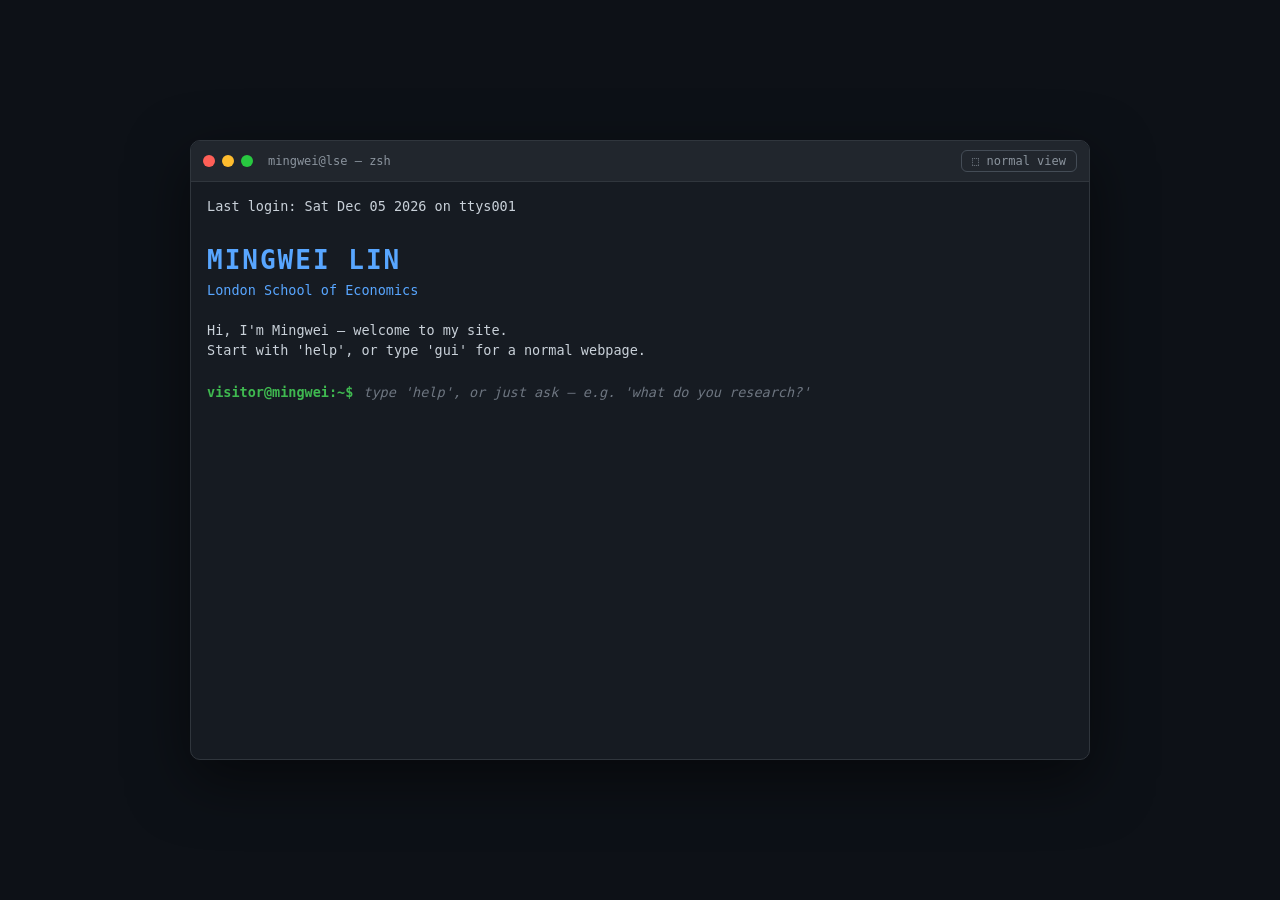
<file: index.html>
<!DOCTYPE html>
<html lang="en">
<head>
<meta charset="utf-8">
<meta name="viewport" content="width=device-width, initial-scale=1">
<title>Mingwei Lin | LSE</title>
<meta name="description" content="Mingwei Lin, LSE Fellow in Statistics at the London School of Economics.">
<meta name="author" content="Mingwei Lin">
<link rel="canonical" href="https://mingwei-lin.github.io/">
<meta property="og:type" content="profile">
<meta property="og:title" content="Mingwei Lin | LSE">
<meta property="og:description" content="LSE Fellow in Statistics at the London School of Economics.">
<meta property="og:url" content="https://mingwei-lin.github.io/">
<script type="application/ld+json">
{
  "@context": "https://schema.org",
  "@type": "Person",
  "name": "Mingwei Lin",
  "url": "https://mingwei-lin.github.io/",
  "jobTitle": "LSE Fellow in Statistics",
  "affiliation": { "@type": "CollegeOrUniversity", "name": "London School of Economics and Political Science", "url": "https://www.lse.ac.uk" },
  "alumniOf": [
    { "@type": "CollegeOrUniversity", "name": "London School of Economics and Political Science" },
    { "@type": "CollegeOrUniversity", "name": "Imperial College London" }
  ],
  "knowsAbout": ["Market microstructure", "Limit order markets", "Asymmetric information", "Price discovery", "Statistical learning", "Bayesian methods"]
}
</script>
<link rel="stylesheet" href="style.css">
</head>
<body>

<div class="sr-only" id="seo-summary"></div>
<noscript>
  <p><strong>Mingwei Lin</strong>, LSE Fellow in Statistics, London School of Economics.</p>
  <p>Research on limit order markets, asymmetric information, price discovery and Bayesian statistical learning.</p>
  <p>This site is an interactive terminal; please enable JavaScript to use it.</p>
</noscript>

<!-- ============ TERMINAL MODE ============ -->
<div id="terminal-mode">
  <div class="term-window">
    <div class="term-titlebar">
      <span class="dot red"></span><span class="dot yellow"></span><span class="dot green"></span>
      <span class="term-title">mingwei@lse — zsh</span>
      <button class="mode-btn" onclick="switchMode('gui')">⬚ normal view</button>
    </div>
    <div class="term-body" id="term-body" onclick="focusInput()">
      <div id="term-output"></div>
      <form class="term-input-line" id="term-form">
        <span class="prompt">visitor@mingwei:~$</span>
        <input id="term-input" type="text" autocomplete="off" autocapitalize="off" spellcheck="false" autofocus
               placeholder="type 'help', or just ask — e.g. 'what do you research?'">
      </form>
    </div>
  </div>
</div>

<!-- ============ GUI MODE ============ -->
<div id="gui-mode" hidden>
  <nav class="gui-nav">
    <span class="gui-brand">ml<span class="brand-cursor">▍</span></span>
    <div class="gui-nav-links">
      <a href="#research">Research</a>
      <a href="#teaching">Teaching</a>
      <a href="#notes">Notes</a>
      <a href="#contact">Contact</a>
    </div>
    <button class="mode-btn gui-switch" onclick="switchMode('terminal')">&gt;_ terminal</button>
  </nav>

  <header class="gui-hero">
    <div class="gui-hero-inner">
      <div class="hero-photo">
        <img id="hero-img" src="photo.jpg" alt="Portrait of Mingwei Lin"
             onerror="this.replaceWith(Object.assign(document.createElement('div'),{className:'hero-photo-placeholder',textContent:'ML'}))">
      </div>
      <div class="hero-text">
        <p class="hero-kicker">$ whoami</p>
        <h1 id="hero-name"></h1>
        <p class="hero-tagline" id="hero-tagline"></p>
        <div id="hero-intro" class="hero-intro"></div>
        <div class="hero-chips" id="hero-chips"></div>
        <div class="hero-links" id="hero-links"></div>
      </div>
    </div>
  </header>

  <main class="gui-main">

    <section id="research">
      <h2><span class="sec-hash">#</span> Research</h2>
      <div id="gui-pubs"></div>
      <h3 class="sub-h">Talks</h3>
      <div id="gui-talks"></div>
    </section>


    <section id="teaching">
      <h2><span class="sec-hash">#</span> Teaching</h2>
      <div id="gui-teaching"></div>
    </section>

    <section id="notes">
      <h2><span class="sec-hash">#</span> Notes</h2>
      <div id="gui-posts"></div>
    </section>

    <section id="contact">
      <h2><span class="sec-hash">#</span> Contact</h2>
      <div id="gui-contact"></div>
    </section>
  </main>
  <footer class="gui-footer">
    © <span id="year"></span> Mingwei Lin · <a href="#" onclick="switchMode('terminal');return false;">&gt;_ switch to terminal</a>
    <div class="gui-updated" id="gui-updated"></div>
  </footer>
</div>

<script src="content.js"></script>
<script src="terminal.js"></script>
</body>
</html>
</file>
<file: style.css>
/* ============ shared ============ */
* { box-sizing: border-box; }
[hidden] { display: none !important; }
html, body { margin: 0; padding: 0; height: 100%; }
body { background: #0d1117; font-family: "SF Mono", "Menlo", "Fira Code", monospace; }

.mode-btn {
  background: transparent;
  border: 1px solid #444c56;
  color: #8b949e;
  font: inherit;
  font-size: 12px;
  padding: 3px 10px;
  border-radius: 6px;
  cursor: pointer;
  margin-left: auto;
}
.mode-btn:hover { color: #e6edf3; border-color: #8b949e; }

/* ============ terminal mode ============ */
#terminal-mode {
  height: 100vh;
  display: flex;
  align-items: center;
  justify-content: center;
  padding: 24px;
}
.term-window {
  width: min(900px, 100%);
  height: min(620px, 100%);
  background: #161b22;
  border-radius: 10px;
  border: 1px solid #30363d;
  box-shadow: 0 20px 60px rgba(0,0,0,.5);
  display: flex;
  flex-direction: column;
  overflow: hidden;
}
.term-titlebar {
  display: flex;
  align-items: center;
  gap: 7px;
  padding: 9px 12px;
  background: #21262d;
  border-bottom: 1px solid #30363d;
}
.dot { width: 12px; height: 12px; border-radius: 50%; }
.dot.red { background: #ff5f57; }
.dot.yellow { background: #febc2e; }
.dot.green { background: #28c840; }
.term-title { color: #8b949e; font-size: 12px; margin-left: 8px; }
.term-body {
  flex: 1;
  overflow-y: auto;
  padding: 14px 16px;
  font-size: 13.5px;
  line-height: 1.5;
  cursor: text;
}
.term-line { color: #c9d1d9; white-space: pre-wrap; word-break: break-word; }
.term-line.err { color: #f85149; }
.term-line.dim { color: #6e7681; font-style: italic; }
.term-line.banner { color: #58a6ff; }
.term-line.bigname {
  color: #58a6ff;
  font-size: 26px;
  font-weight: 700;
  letter-spacing: 2px;
  margin-top: 4px;
}
.prompt { color: #3fb950; font-weight: 600; }
.term-input-line { display: flex; gap: 8px; align-items: baseline; }
#term-input {
  flex: 1;
  background: transparent;
  border: none;
  outline: none;
  color: #c9d1d9;
  font: inherit;
  caret-color: #3fb950;
}
#term-input::placeholder {
  color: #6e7681;
  font-style: italic;
  opacity: 1;
  animation: hintpulse 2.4s ease-in-out infinite;
}
@keyframes hintpulse { 50% { opacity: .35; } }

/* ============ GUI mode ============ */
:root {
  --ink: #16181d;
  --muted: #5c6470;
  --accent: #0f766e;
  --accent-soft: #e6f4f2;
  --line: #e6e8ec;
  --bg: #fafaf8;
  --card: #ffffff;
  --mono: "SF Mono", "Menlo", "Fira Code", monospace;
}
#gui-mode {
  min-height: 100vh;
  background: var(--bg);
  font-family: -apple-system, "Segoe UI", Helvetica, Arial, sans-serif;
  color: var(--ink);
  font-size: 16px;
  line-height: 1.65;
}

/* nav */
.gui-nav {
  position: sticky; top: 0; z-index: 10;
  display: flex; align-items: center; gap: 24px;
  padding: 14px 28px;
  background: rgba(250,250,248,.85);
  backdrop-filter: blur(10px);
  border-bottom: 1px solid var(--line);
}
.gui-brand { font-family: var(--mono); font-weight: 700; font-size: 18px; color: var(--accent); }
.brand-cursor { animation: blink 1.1s steps(1) infinite; }
@keyframes blink { 50% { opacity: 0; } }
.gui-nav-links { display: flex; gap: 20px; margin: 0 auto; }
.gui-nav-links a {
  color: var(--muted); text-decoration: none; font-size: 14.5px; font-weight: 500;
}
.gui-nav-links a:hover { color: var(--accent); }
.gui-switch { background: var(--card); border-color: var(--line); color: var(--muted); font-family: var(--mono); }
.gui-switch:hover { color: var(--accent); border-color: var(--accent); }

/* hero */
.gui-hero { border-bottom: 1px solid var(--line); background: linear-gradient(180deg, #fff 0%, var(--bg) 100%); }
.gui-hero-inner {
  max-width: 940px; margin: 0 auto; padding: 64px 28px 56px;
  display: flex; align-items: center; gap: 48px;
}
.hero-photo { flex: 0 0 auto; }
.hero-photo img, .hero-photo-placeholder {
  width: 216px; height: 288px; object-fit: cover;
  border-radius: 0;
  border: 1px solid var(--line);
  box-shadow: 0 12px 32px rgba(15, 118, 110, .12);
}
.hero-photo-placeholder {
  display: flex; align-items: center; justify-content: center;
  background: var(--accent-soft); color: var(--accent);
  font-family: var(--mono); font-size: 64px; font-weight: 700;
}
.hero-text { flex: 1; min-width: 0; }
.hero-kicker { font-family: var(--mono); color: var(--accent); font-size: 14px; margin: 0 0 10px; }
.gui-hero h1 { margin: 0; font-size: 42px; letter-spacing: -1px; line-height: 1.1; }
.hero-tagline { color: var(--muted); font-size: 18px; margin: 8px 0 14px; }
.hero-intro p { margin: 0 0 8px; color: #333a44; }
.hero-intro { margin-bottom: 18px; }
.hero-chips { display: flex; flex-wrap: wrap; gap: 8px; margin-bottom: 26px; }
.chip {
  font-family: var(--mono); font-size: 12.5px;
  background: var(--accent-soft); color: var(--accent);
  padding: 4px 12px; border-radius: 999px;
}
.hero-links { display: flex; flex-wrap: wrap; gap: 14px; }
.hero-link {
  font-size: 14.5px; color: var(--ink); text-decoration: none;
  border: 1px solid var(--line); background: var(--card);
  padding: 7px 14px; border-radius: 8px;
  transition: border-color .15s, color .15s;
}
.hero-link:hover { border-color: var(--accent); color: var(--accent); }

/* main sections */
.gui-main { max-width: 780px; margin: 0 auto; padding: 24px 28px 48px; }
.gui-main section { padding: 36px 0; border-bottom: 1px solid var(--line); }
.gui-main section:last-of-type { border-bottom: none; }
.gui-main h2 { font-size: 24px; margin: 0 0 18px; letter-spacing: -0.3px; }
.sec-hash { color: var(--accent); font-family: var(--mono); margin-right: 2px; }
.gui-main p { margin: 0 0 12px; color: #333a44; }
.muted { color: var(--muted); }

/* cv */
.cv-grid { display: grid; gap: 22px; }
.cv-block h3 {
  margin: 0 0 10px; font-size: 13px; letter-spacing: 1.2px;
  text-transform: uppercase; color: var(--muted); font-weight: 600;
}
.cv-row { display: flex; gap: 18px; padding: 7px 0; border-top: 1px dashed var(--line); }
.cv-years { font-family: var(--mono); font-size: 13.5px; color: var(--accent); min-width: 76px; padding-top: 2px; }
.cv-what { font-weight: 500; }
.cv-detail { font-weight: 400; color: var(--muted); }

/* publications & posts */
.pub-card {
  display: flex; gap: 18px;
  background: var(--card); border: 1px solid var(--line); border-radius: 10px;
  padding: 16px 18px; margin-bottom: 12px;
}
.pub-year { font-family: var(--mono); font-size: 13.5px; color: var(--accent); min-width: 76px; padding-top: 2px; }
.pub-title { font-weight: 600; }
.pub-title a { color: var(--ink); text-decoration: none; }
.pub-title a:hover { color: var(--accent); }
.pub-meta { color: var(--muted); font-size: 14.5px; margin-top: 2px; }
.talk-row { padding: 7px 0; border-top: 1px dashed var(--line); font-weight: 500; }
.talk-year { color: var(--accent); font-family: var(--mono); font-size: 14px; font-weight: 400; }
.talk-detail { color: var(--muted); font-weight: 400; font-size: 14.5px; margin-top: 2px; }
#gui-teaching .sub-h:first-child { margin-top: 0; }
.sub-h {
  margin: 28px 0 8px; font-size: 13px; letter-spacing: 1.2px;
  text-transform: uppercase; color: var(--muted); font-weight: 600;
}

#gui-contact a { color: var(--accent); }

.gui-footer { text-align: center; color: var(--muted); font-size: 13px; padding: 28px; }
.gui-updated { margin-top: 6px; font-family: var(--mono); font-size: 12px; color: #9aa1ab; }
.pub-kind { color: var(--accent); font-family: var(--mono); font-size: 13px; }
.gui-footer a { color: var(--muted); font-family: var(--mono); text-decoration: none; }
.gui-footer a:hover { color: var(--accent); }

@media (max-width: 760px) {
  .gui-hero-inner { flex-direction: column; align-items: flex-start; gap: 28px; }
  .hero-photo img, .hero-photo-placeholder { width: 150px; height: 200px; }
}
@media (max-width: 640px) {
  .gui-nav-links { display: none; }
  .gui-hero h1 { font-size: 34px; }
  .cv-row, .pub-card { flex-direction: column; gap: 2px; }
}

@media (max-width: 600px) {
  #terminal-mode { padding: 0; }
  .term-window { border-radius: 0; height: 100vh; width: 100%; }
}

.sr-only {
  position: absolute; width: 1px; height: 1px; margin: -1px; padding: 0;
  overflow: hidden; clip: rect(0, 0, 0, 0); white-space: nowrap; border: 0;
}
</file>
